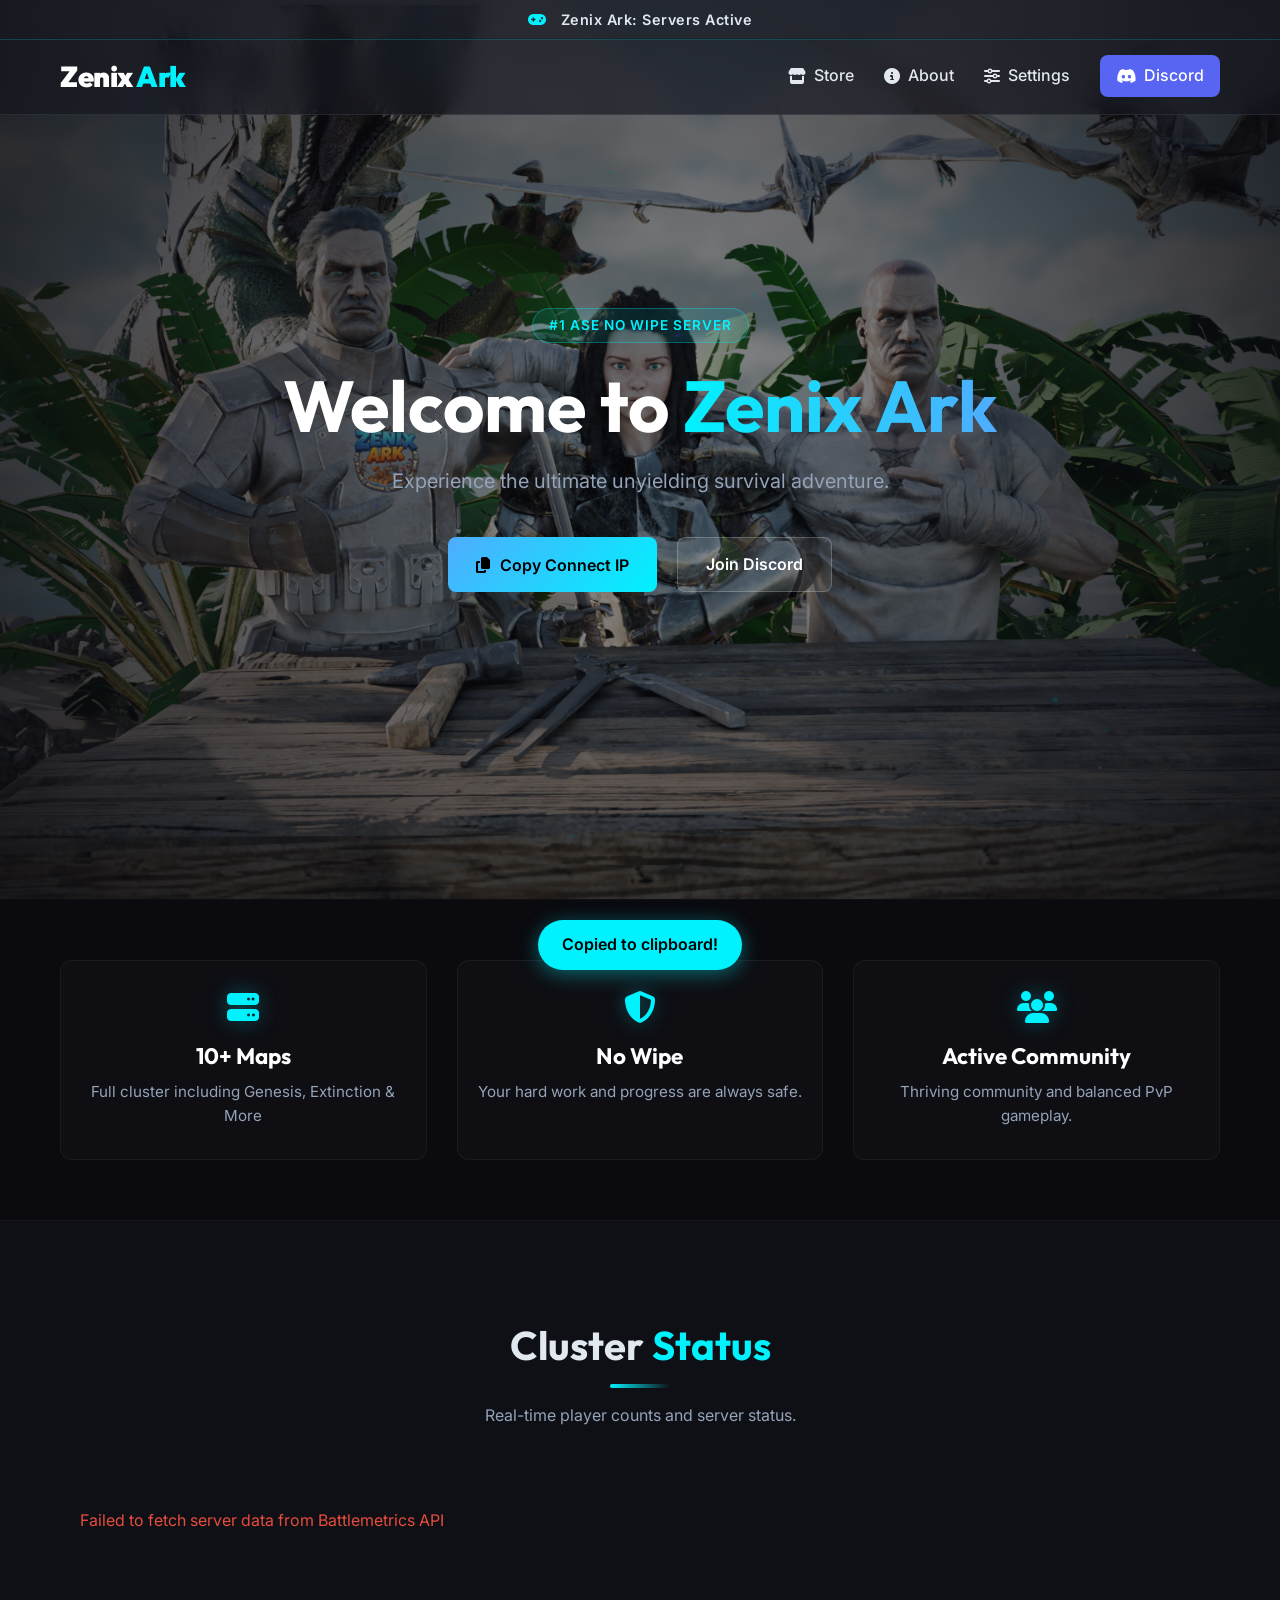
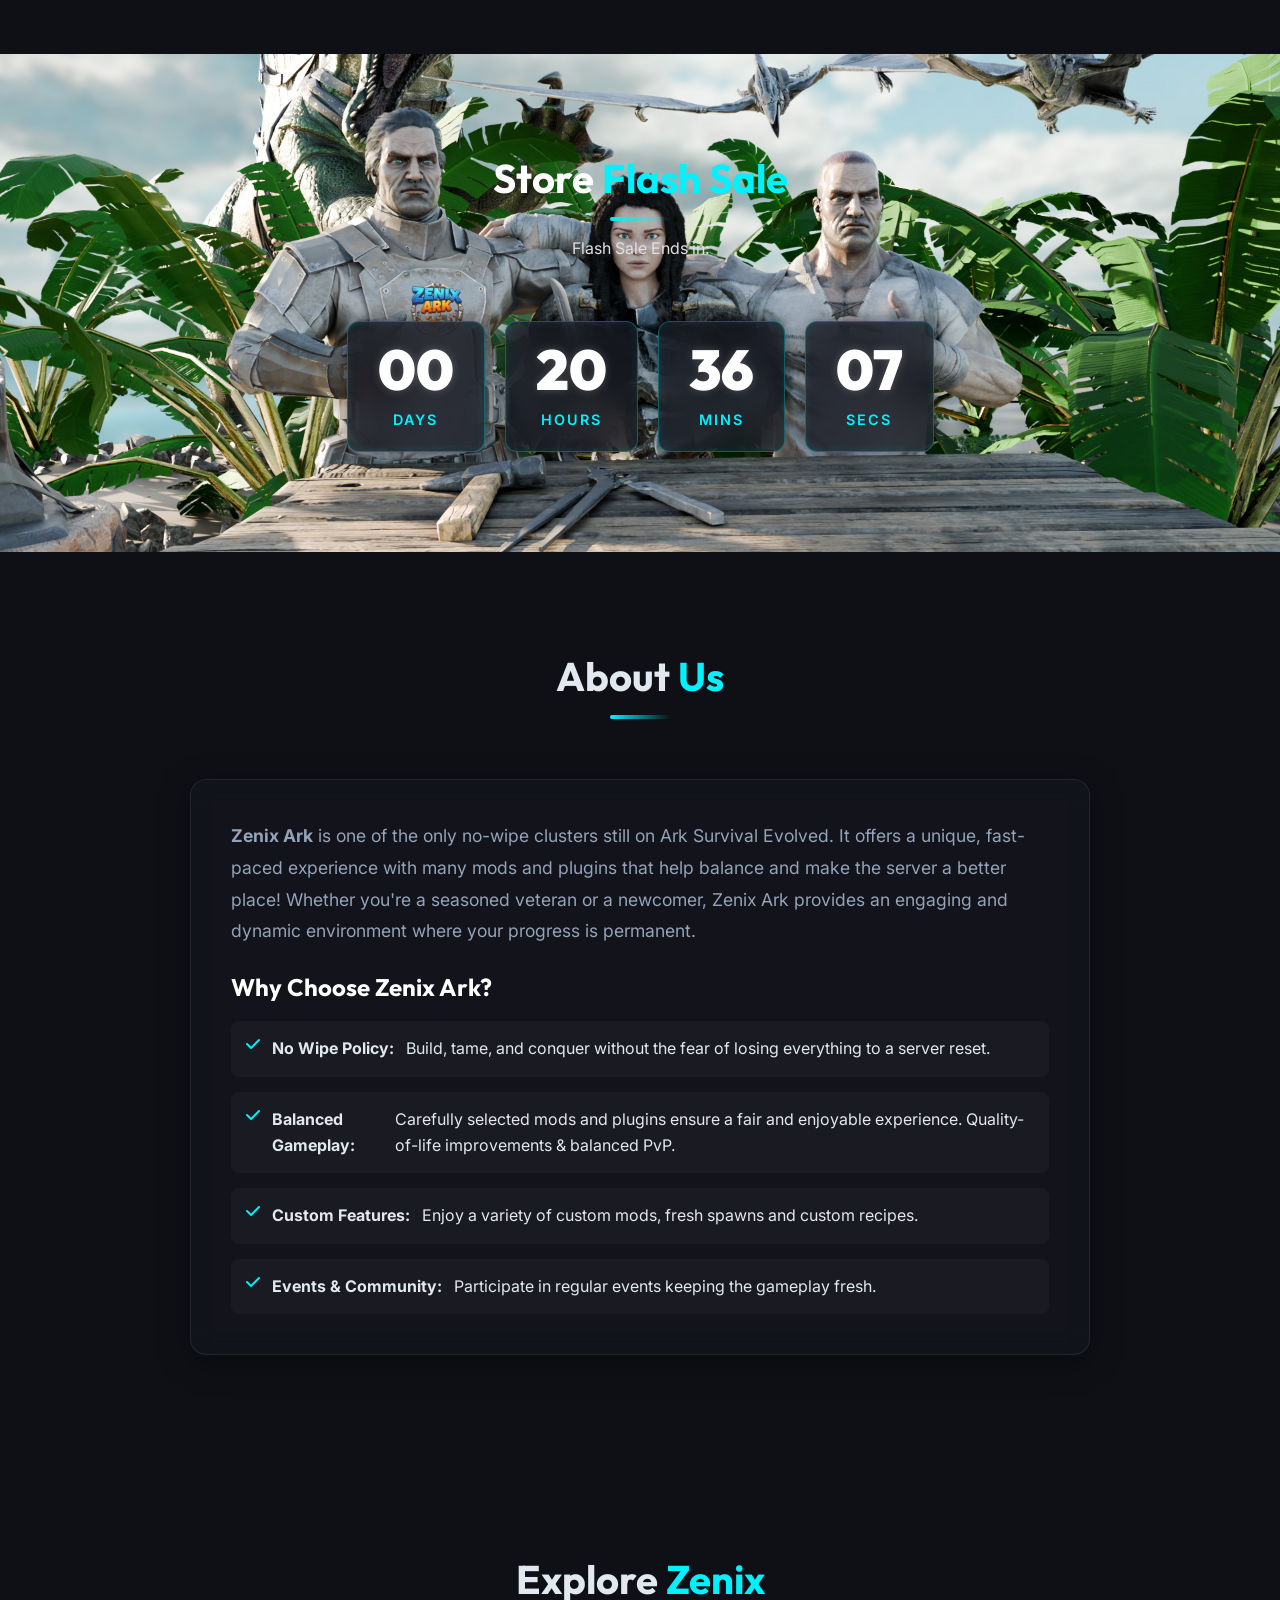
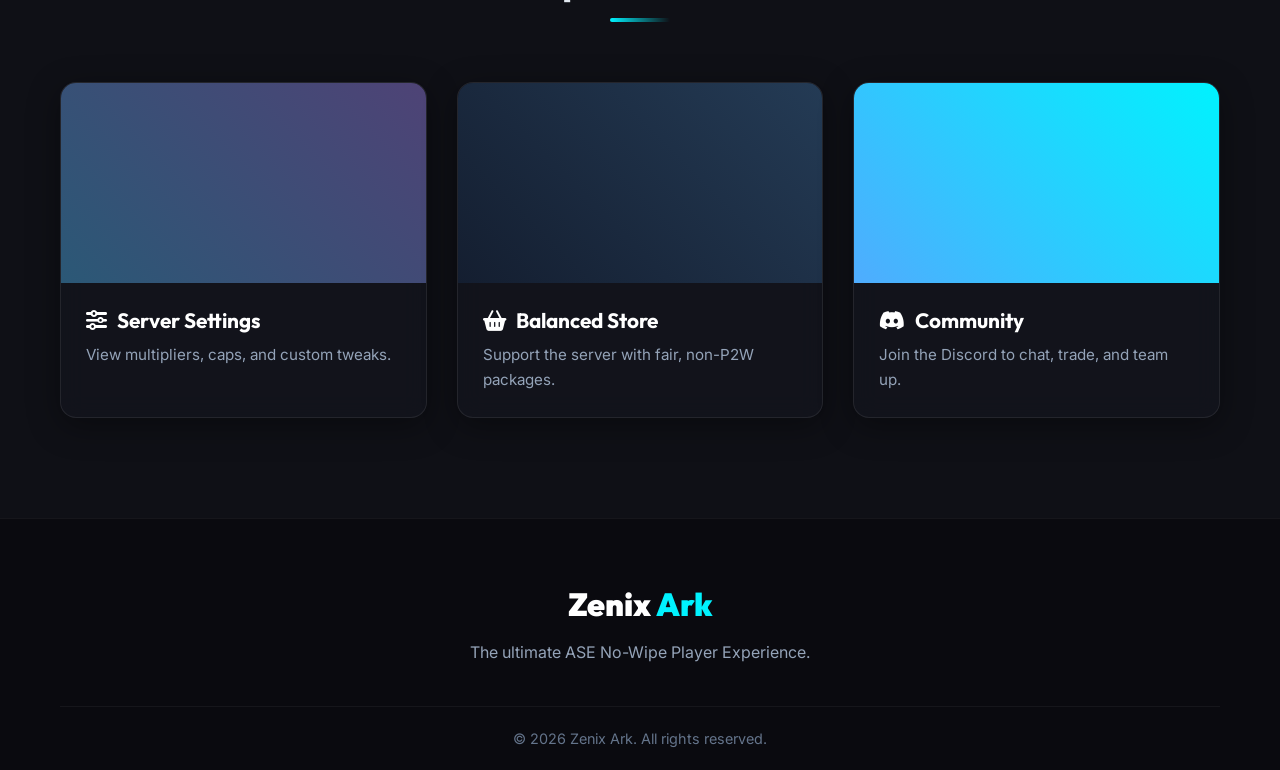
<file: index.html>
<!DOCTYPE html>
<html lang="en">

<head>
  <meta charset="UTF-8">
  <meta name="viewport" content="width=device-width, initial-scale=1">
  <title>Zenix Ark</title>

  <!-- Modern Google Fonts -->
  <link rel="preconnect" href="https://fonts.googleapis.com">
  <link rel="preconnect" href="https://fonts.gstatic.com" crossorigin>
  <link
    href="https://fonts.googleapis.com/css2?family=Inter:wght@300;400;600&family=Outfit:wght@400;700;900&display=swap"
    rel="stylesheet">

  <!-- Font Awesome for Icons -->
  <link rel="stylesheet" href="https://cdnjs.cloudflare.com/ajax/libs/font-awesome/6.4.0/css/all.min.css" />

  <link rel="stylesheet" href="css/style.css">
</head>

<body>

  <!-- Top Bar for Server Status -->
  <header class="top-bar glass-effect">
    <div class="player-info">
      <i class="fa-solid fa-gamepad pulsing-icon" style="color: #00f2fe; margin-right: 10px;"></i>
      <span id="player-count">Zenix Ark Servers: Fetching status...</span>
    </div>
  </header>

  <!-- Navigation -->
  <nav class="main-nav glass-effect">
    <div class="nav-container">
      <a href="#" class="logo">
        <span class="logo-text">Zenix <span class="accent">Ark</span></span>
      </a>
      <ul class="nav-links">
        <li><a href="http://tribal-ark.tebex.io/" target="_blank"><i class="fa-solid fa-store"></i> Store</a></li>
        <li><a href="#about"><i class="fa-solid fa-circle-info"></i> About</a></li>
        <li><a href="settings.html"><i class="fa-solid fa-sliders"></i> Settings</a></li>
        <li><a href="https://discord.gg/pTbw5xKcRB" target="_blank" class="discord-btn"><i
              class="fa-brands fa-discord"></i> Discord</a></li>
      </ul>
      <div class="hamburger">
        <div class="bar"></div>
        <div class="bar"></div>
        <div class="bar"></div>
      </div>
    </div>
  </nav>

  <!-- Hero Section -->
  <section id="home" class="hero">
    <canvas id="hero-particles"></canvas>
    <div class="hero-overlay"></div>
    <div class="hero-content fade-in-up">
      <div class="badge">#1 ASE No Wipe Server</div>
      <h1>Welcome to <span class="gradient-text">Zenix Ark</span></h1>
      <p class="subtitle">Experience the ultimate unyielding survival adventure.</p>

      <div class="hero-buttons">
        <button class="primary-btn glow-effect copy-ip-btn" data-ip="65.21.137.238">
          <i class="fa-solid fa-copy"></i>
          <span class="btn-text">Copy Connect IP</span>
        </button>
        <a href="https://discord.gg/pTbw5xKcRB" target="_blank" class="secondary-btn">
          Join Discord
        </a>
      </div>
    </div>
  </section>

  <!-- Highlights Section (Stats) -->
  <section class="highlights reveal">
    <div class="container container-grid">
      <div class="highlight-card floating">
        <i class="fa-solid fa-server fa-2x accent-icon"></i>
        <h3>10+ Maps</h3>
        <p>Full cluster including Genesis, Extinction & More</p>
      </div>
      <div class="highlight-card floating" style="animation-delay: 0.1s;">
        <i class="fa-solid fa-shield-halved fa-2x accent-icon"></i>
        <h3>No Wipe</h3>
        <p>Your hard work and progress are always safe.</p>
      </div>
      <div class="highlight-card floating" style="animation-delay: 0.2s;">
        <i class="fa-solid fa-users fa-2x accent-icon"></i>
        <h3>Active Community</h3>
        <p>Thriving community and balanced PvP gameplay.</p>
      </div>
    </div>
  </section>

  <!-- Live Server Grid -->
  <section id="servers" class="section reveal">
    <div class="container">
      <div class="section-heading">
        <h2>Cluster <span class="accent">Status</span></h2>
        <div class="heading-line"></div>
        <p style="color: var(--text-muted); margin-top: 15px;">Real-time player counts and server status.</p>
      </div>

      <div id="server-grid" class="server-grid">
        <!-- JS will populate these cards dynamically -->
        <div style="grid-column: 1/-1; text-align: center; padding: 40px; color: #a0a0a0;">
          <i class="fa-solid fa-circle-notch fa-spin fa-2x"></i>
          <p style="margin-top: 15px;">Loading Live Server Data...</p>
        </div>
      </div>
    </div>
  </section>

  <!-- Event Countdown Section -->
  <section id="events" class="section reveal"
    style="background: url('images/hero-bg.jpg') no-repeat center center/cover; position: relative;">
    <div class="hero-overlay"></div>
    <div class="container" style="position: relative; z-index: 10;">
      <div class="section-heading">
        <h2 style="color: #fff;">Store <span class="accent">Flash Sale</span></h2>
        <div class="heading-line"></div>
        <p style="color: #e0e0e0; margin-top: 15px;">Flash Sale Ends in:</p>
      </div>

      <div class="countdown-wrapper">
        <div class="countdown-box">
          <span id="cd-days">00</span>
          <p>Days</p>
        </div>
        <div class="countdown-box">
          <span id="cd-hours">00</span>
          <p>Hours</p>
        </div>
        <div class="countdown-box">
          <span id="cd-minutes">00</span>
          <p>Mins</p>
        </div>
        <div class="countdown-box">
          <span id="cd-seconds">00</span>
          <p>Secs</p>
        </div>
      </div>
    </div>
  </section>

  <!-- About Section -->
  <section id="about" class="section reveal">
    <div class="container">
      <div class="section-heading">
        <h2>About <span class="accent">Us</span></h2>
        <div class="heading-line"></div>
      </div>

      <div class="about-grid">
        <div class="about-text glass-card">
          <p>
            <strong>Zenix Ark</strong> is one of the only no-wipe clusters still on Ark Survival Evolved. It offers a
            unique, fast-paced experience with many mods and plugins that help balance and make the server a better
            place! Whether you're a seasoned veteran or a newcomer, Zenix Ark provides an engaging and dynamic
            environment where your progress is permanent.
          </p>
          <br>
          <h3>Why Choose Zenix Ark?</h3>
          <ul class="feature-list">
            <li><i class="fa-solid fa-check text-accent"></i> <strong>No Wipe Policy:</strong> Build, tame, and conquer
              without the fear of losing everything to a server reset.</li>
            <li><i class="fa-solid fa-check text-accent"></i> <strong>Balanced Gameplay:</strong> Carefully selected
              mods and plugins ensure a fair and enjoyable experience. Quality-of-life improvements & balanced PvP.</li>
            <li><i class="fa-solid fa-check text-accent"></i> <strong>Custom Features:</strong> Enjoy a variety of
              custom mods, fresh spawns and custom recipes.</li>
            <li><i class="fa-solid fa-check text-accent"></i> <strong>Events & Community:</strong> Participate in
              regular events keeping the gameplay fresh.</li>
          </ul>
        </div>
      </div>
    </div>
  </section>

  <!-- Server/Portfolio Section -->
  <section id="portfolio" class="section reveal">
    <div class="container">
      <div class="section-heading">
        <h2>Explore <span class="accent">Zenix</span></h2>
        <div class="heading-line"></div>
      </div>

      <div class="grid">
        <a href="settings.html" class="card card-link glass-card">
          <div class="card-image bg-1"></div>
          <div class="card-content">
            <h3><i class="fa-solid fa-sliders"></i> Server Settings</h3>
            <p>View multipliers, caps, and custom tweaks.</p>
          </div>
        </a>

        <a href="http://tribal-ark.tebex.io/" target="_blank" class="card card-link glass-card">
          <div class="card-image bg-2"></div>
          <div class="card-content">
            <h3><i class="fa-solid fa-basket-shopping"></i> Balanced Store</h3>
            <p>Support the server with fair, non-P2W packages.</p>
          </div>
        </a>

        <a href="https://discord.gg/pTbw5xKcRB" target="_blank" class="card card-link glass-card">
          <div class="card-image bg-3"></div>
          <div class="card-content">
            <h3><i class="fa-brands fa-discord"></i> Community</h3>
            <p>Join the Discord to chat, trade, and team up.</p>
          </div>
        </a>
      </div>
    </div>
  </section>

  <!-- Footer -->
  <footer class="footer">
    <div class="container">
      <div class="footer-content">
        <div class="footer-logo">Zenix <span class="accent">Ark</span></div>
        <p class="footer-desc">The ultimate ASE No-Wipe Player Experience.</p>
      </div>
      <div class="footer-bottom">
        <p>&copy; 2026 Zenix Ark. All rights reserved.</p>
      </div>
    </div>
  </footer>

  <!-- Scripts -->
  <!-- Toast Notification Container -->
  <div id="toast" class="toast-hidden">Copied to clipboard!</div>

  <script src="js/script.js"></script>

</body>

</html>
</file>
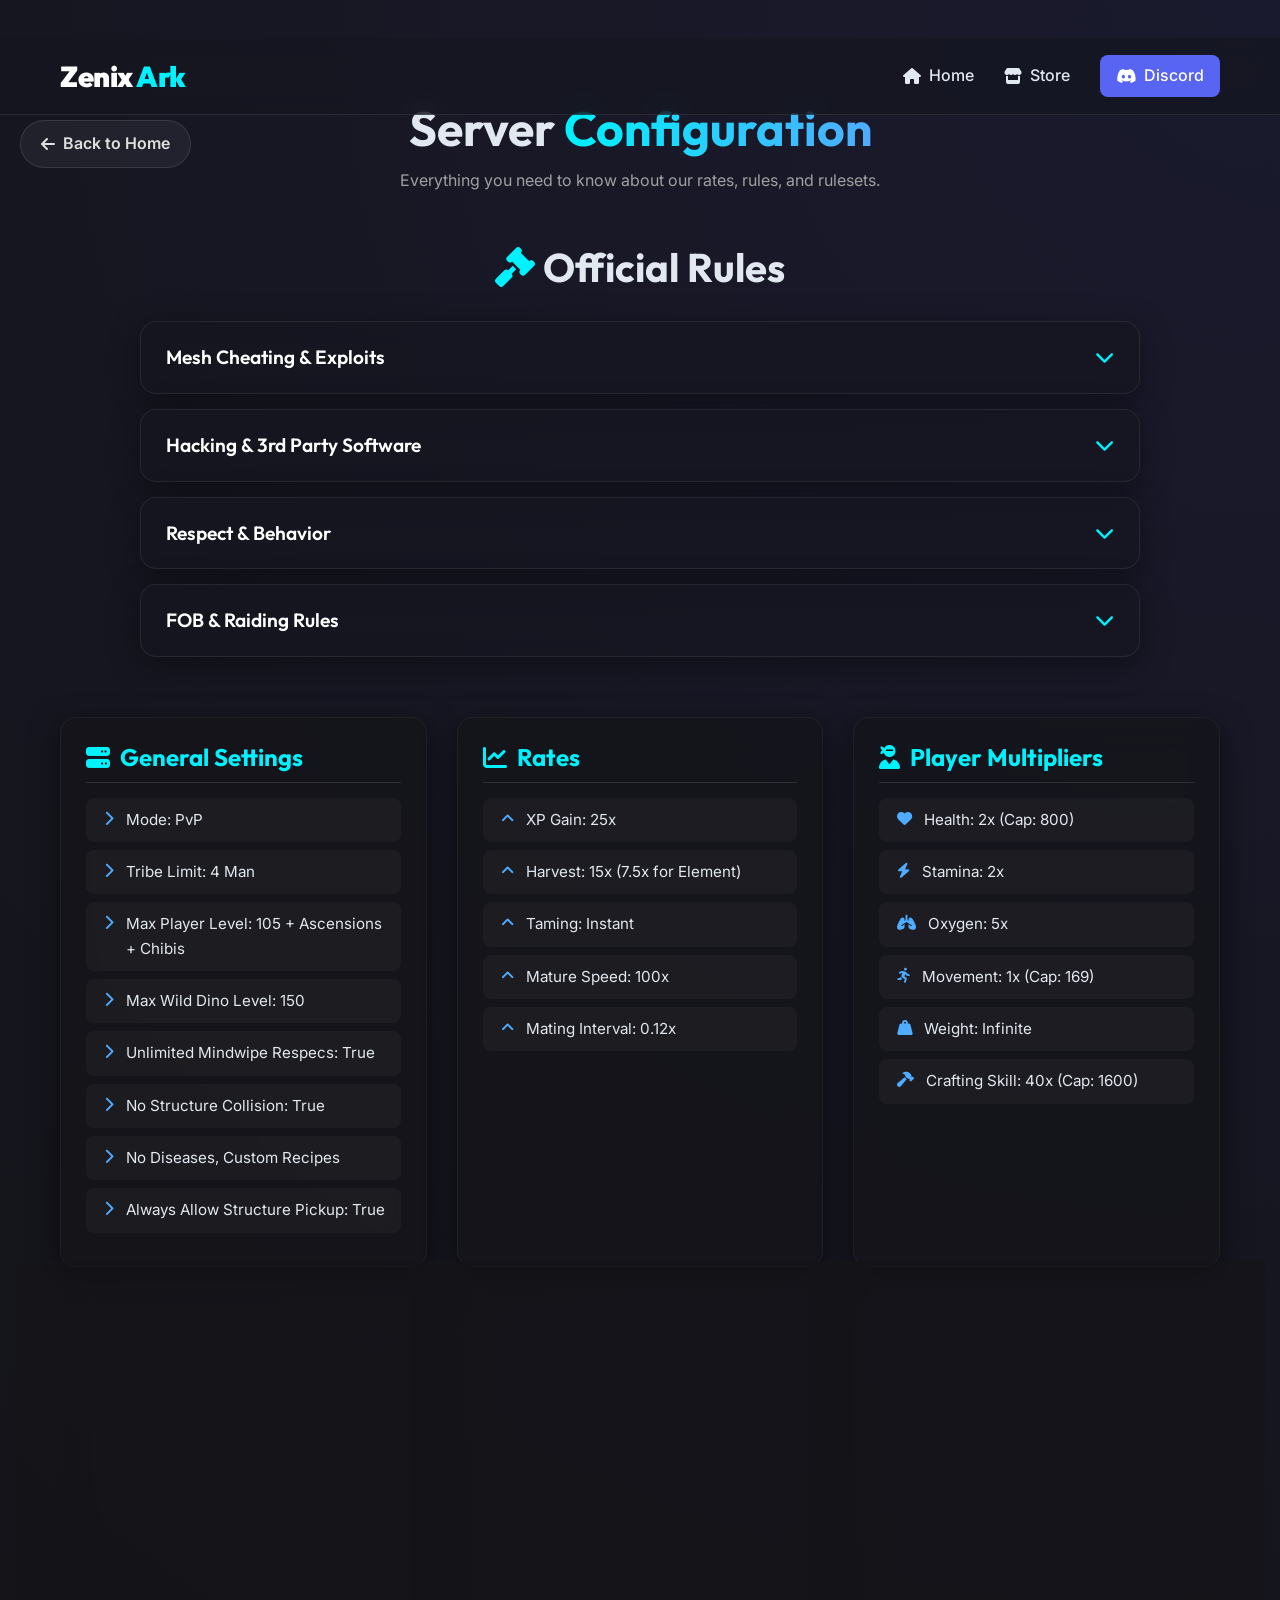
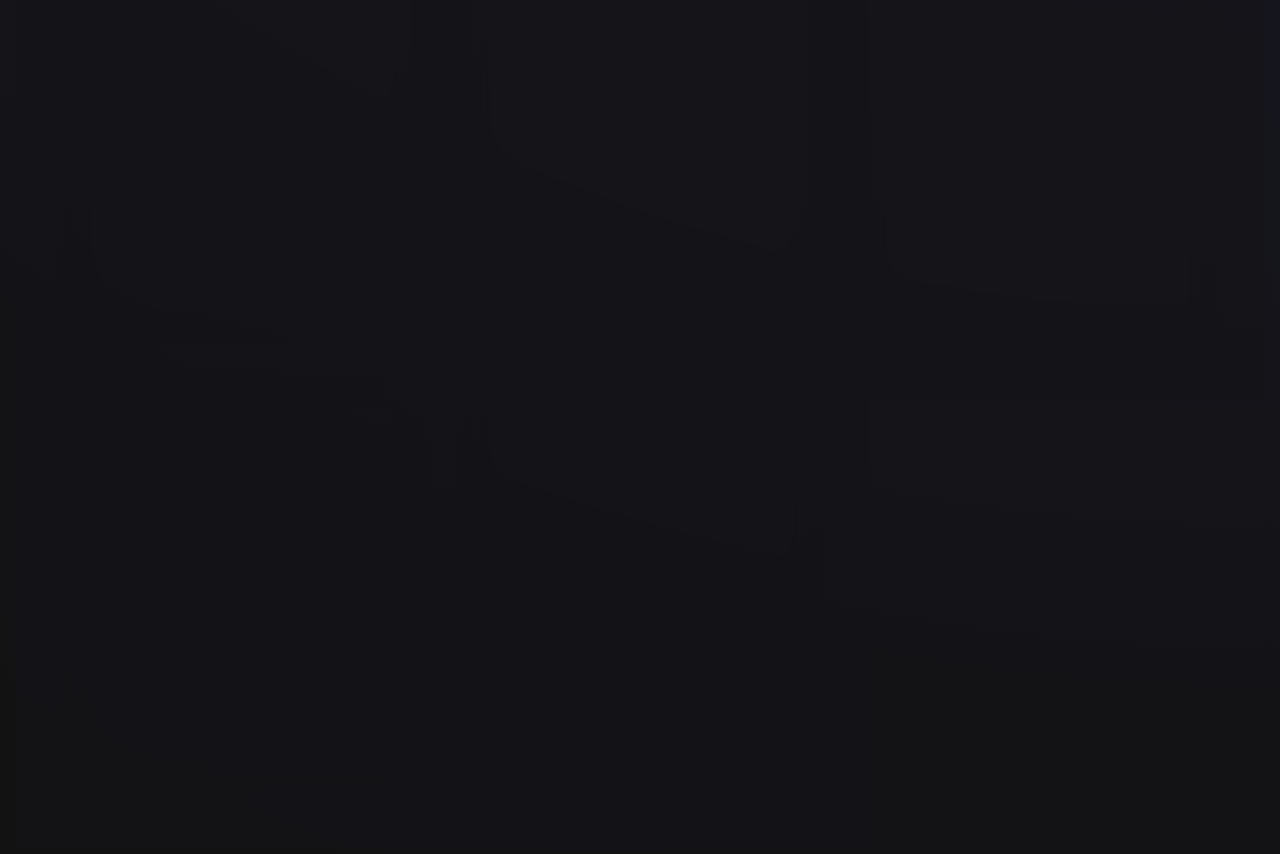
<file: settings.html>
<!DOCTYPE html>
<html lang="en">
<head>
  <meta charset="UTF-8">
  <meta name="viewport" content="width=device-width, initial-scale=1.0">
  <title>Zenix Ark Server Settings</title>
  
  <link rel="preconnect" href="https://fonts.googleapis.com">
  <link rel="preconnect" href="https://fonts.gstatic.com" crossorigin>
  <link href="https://fonts.googleapis.com/css2?family=Inter:wght@300;400;600&family=Outfit:wght@400;700;900&display=swap" rel="stylesheet">
  <link rel="stylesheet" href="https://cdnjs.cloudflare.com/ajax/libs/font-awesome/6.4.0/css/all.min.css" />
  
  <link rel="stylesheet" href="css/style.css">
  
  <style>
    /* Settings specific adjustments overlay */
    body {
      padding-top: 100px; /* Space for fixed nav */
      background: radial-gradient(circle at top right, #1a1a2e 0%, #121212 100%);
      min-height: 100vh;
    }
    
    .settings-container {
      max-width: 1200px;
      margin: 0 auto;
      padding: 0 20px 60px 20px;
    }
    
    .settings-header {
      text-align: center;
      margin-bottom: 50px;
      animation: fadeInDown 0.8s ease-out forwards;
    }
    
    .settings-header h1 {
      font-family: 'Outfit', sans-serif;
      font-size: 3rem;
      margin-bottom: 10px;
    }
    
    .settings-grid {
      display: grid;
      grid-template-columns: repeat(auto-fit, minmax(320px, 1fr));
      gap: 30px;
    }
    
    .setting-section {
      background: rgba(20, 20, 25, 0.7);
      backdrop-filter: blur(16px);
      -webkit-backdrop-filter: blur(16px);
      border: 1px solid rgba(255, 255, 255, 0.05);
      border-radius: 16px;
      padding: 25px;
      box-shadow: 0 10px 30px rgba(0, 0, 0, 0.5);
      transition: transform 0.3s ease, box-shadow 0.3s ease;
      animation: fadeInUp 0.5s ease-out forwards;
      opacity: 0;
      transform: translateY(20px);
    }
    
    .setting-section:hover {
      transform: translateY(-5px);
      border-color: rgba(0, 242, 254, 0.2);
      box-shadow: 0 15px 40px rgba(0, 242, 254, 0.1);
    }
    
    /* Staggering animations */
    .setting-section:nth-child(1) { animation-delay: 0.1s; }
    .setting-section:nth-child(2) { animation-delay: 0.2s; }
    .setting-section:nth-child(3) { animation-delay: 0.3s; }
    .setting-section:nth-child(4) { animation-delay: 0.4s; }
    .setting-section:nth-child(5) { animation-delay: 0.5s; }
    .setting-section:nth-child(6) { animation-delay: 0.6s; }
    .setting-section:nth-child(7) { animation-delay: 0.7s; }
    .setting-section:nth-child(8) { animation-delay: 0.8s; }

    .setting-section h2 {
      font-family: 'Outfit', sans-serif;
      font-size: 1.5rem;
      margin-bottom: 15px;
      padding-bottom: 10px;
      border-bottom: 1px solid rgba(255,255,255,0.1);
      color: #00f2fe;
      display: flex;
      align-items: center;
      gap: 10px;
    }
    
    .setting-list {
      list-style: none;
      padding: 0;
      margin: 0;
    }
    
    .setting-list li {
      padding: 10px 15px;
      margin-bottom: 8px;
      background: rgba(255, 255, 255, 0.03);
      border-radius: 8px;
      font-size: 0.95rem;
      display: flex;
      align-items: flex-start;
      border-left: 3px solid transparent;
      transition: all 0.2s ease;
    }
    
    .setting-list li:hover {
      background: rgba(255, 255, 255, 0.06);
      border-left: 3px solid #4facfe;
    }

    .list-icon {
      color: #4facfe;
      margin-right: 12px;
      margin-top: 3px;
    }

    /* Back Button */
    .back-nav {
      position: absolute;
      top: 120px;
      left: 20px;
      z-index: 10;
    }
    
    .back-btn {
      color: #e0e0e0;
      text-decoration: none;
      display: inline-flex;
      align-items: center;
      gap: 8px;
      font-weight: 600;
      background: rgba(255,255,255,0.05);
      padding: 10px 20px;
      border-radius: 50px;
      transition: all 0.3s ease;
      border: 1px solid rgba(255,255,255,0.1);
    }
    
    .back-btn:hover {
      background: rgba(255,255,255,0.1);
      color: #00f2fe;
      border-color: #00f2fe;
    }

    /* Simple Keyframe animations for this page */
    @keyframes fadeInUp {
      to { opacity: 1; transform: translateY(0); }
    }
    @keyframes fadeInDown {
      from { opacity: 0; transform: translateY(-30px); }
      to { opacity: 1; transform: translateY(0); }
    }
    
  </style>
</head>
<body>

  <!-- Navigation -->
  <nav class="main-nav glass-effect">
    <div class="nav-container">
      <a href="index.html" class="logo">
        <span class="logo-text">Zenix <span class="accent">Ark</span></span>
      </a>
      <ul class="nav-links">
        <li><a href="index.html"><i class="fa-solid fa-house"></i> Home</a></li>
        <li><a href="http://tribal-ark.tebex.io/" target="_blank"><i class="fa-solid fa-store"></i> Store</a></li>
        <li><a href="https://discord.gg/pTbw5xKcRB" target="_blank" class="discord-btn"><i class="fa-brands fa-discord"></i> Discord</a></li>
      </ul>
      <div class="hamburger">
        <div class="bar"></div>
        <div class="bar"></div>
        <div class="bar"></div>
      </div>
    </div>
  </nav>

  <div class="back-nav">
    <a href="index.html" class="back-btn"><i class="fa-solid fa-arrow-left"></i> Back to Home</a>
  </div>

  <div class="settings-container">
    <div class="settings-header">
      <h1>Server <span class="gradient-text">Configuration</span></h1>
      <p style="color: #a0a0a0;">Everything you need to know about our rates, rules, and rulesets.</p>
    </div>

    <!-- Official Rules Accordion -->
    <div class="rules-section reveal">
      <div class="section-heading" style="margin-bottom: 30px;">
        <h2><i class="fa-solid fa-gavel text-accent"></i> Official Rules</h2>
      </div>
      <div class="accordion">
        <details class="accordion-item glass-card">
          <summary>Mesh Cheating & Exploits</summary>
          <div class="accordion-content">
            <p>Using any exploit to get under the map, inside geometry, or access areas normally unplayable is strictly prohibited. This results in an immediate and permanent ban. Always build and fight transparently above ground.</p>
          </div>
        </details>
        
        <details class="accordion-item glass-card">
          <summary>Hacking & 3rd Party Software</summary>
          <div class="accordion-content">
            <p>Aimbots, ESP, memory editors, macros for rapid fire, or any other unauthorized 3rd party tools that give an unfair advantage are forbidden. We actively monitor all players and ban immediately.</p>
          </div>
        </details>
        
        <details class="accordion-item glass-card">
          <summary>Respect & Behavior</summary>
          <div class="accordion-content">
            <p>While this is a PvP server and trash talk is part of the game, strictly no slurs, racism, doxing, or real-life threats will be tolerated. Keep the battles ingame.</p>
          </div>
        </details>

        <details class="accordion-item glass-card">
          <summary>FOB & Raiding Rules</summary>
          <div class="accordion-content">
            <p>You may FOB to grief, but you must completely clean up your FOB structure once the raid/defense is concluded. Do not leave spam unnecessarily across the map.</p>
          </div>
        </details>
      </div>
    </div>

    <!-- Configuration Grid -->
    <div class="settings-grid" style="margin-top: 60px;">
      
      <!-- Section 1 -->
      <div class="setting-section">
        <h2><i class="fa-solid fa-server"></i> General Settings</h2>
        <ul class="setting-list">
          <li><i class="fa-solid fa-chevron-right list-icon"></i> Mode: PvP</li>
          <li><i class="fa-solid fa-chevron-right list-icon"></i> Tribe Limit: 4 Man</li>
          <li><i class="fa-solid fa-chevron-right list-icon"></i> Max Player Level: 105 + Ascensions + Chibis</li>
          <li><i class="fa-solid fa-chevron-right list-icon"></i> Max Wild Dino Level: 150</li>
          <li><i class="fa-solid fa-chevron-right list-icon"></i> Unlimited Mindwipe Respecs: True</li>
          <li><i class="fa-solid fa-chevron-right list-icon"></i> No Structure Collision: True</li>
          <li><i class="fa-solid fa-chevron-right list-icon"></i> No Diseases, Custom Recipes</li>
          <li><i class="fa-solid fa-chevron-right list-icon"></i> Always Allow Structure Pickup: True</li>
        </ul>
      </div>

      <!-- Section 2 -->
      <div class="setting-section">
        <h2><i class="fa-solid fa-chart-line"></i> Rates</h2>
        <ul class="setting-list">
          <li><i class="fa-solid fa-angle-up list-icon"></i> XP Gain: 25x</li>
          <li><i class="fa-solid fa-angle-up list-icon"></i> Harvest: 15x (7.5x for Element)</li>
          <li><i class="fa-solid fa-angle-up list-icon"></i> Taming: Instant</li>
          <li><i class="fa-solid fa-angle-up list-icon"></i> Mature Speed: 100x</li>
          <li><i class="fa-solid fa-angle-up list-icon"></i> Mating Interval: 0.12x</li>
        </ul>
      </div>

      <!-- Section 8 -->
      <div class="setting-section">
        <h2><i class="fa-solid fa-user-ninja"></i> Player Multipliers</h2>
        <ul class="setting-list">
          <li><i class="fa-solid fa-heart list-icon"></i> Health: 2x (Cap: 800)</li>
          <li><i class="fa-solid fa-bolt list-icon"></i> Stamina: 2x</li>
          <li><i class="fa-solid fa-lungs list-icon"></i> Oxygen: 5x</li>
          <li><i class="fa-solid fa-person-running list-icon"></i> Movement: 1x (Cap: 169)</li>
          <li><i class="fa-solid fa-weight-hanging list-icon"></i> Weight: Infinite</li>
          <li><i class="fa-solid fa-hammer list-icon"></i> Crafting Skill: 40x (Cap: 1600)</li>
        </ul>
      </div>

      <!-- Section 5 -->
      <div class="setting-section">
        <h2><i class="fa-solid fa-wand-magic-sparkles"></i> Custom Recipes</h2>
        <ul class="setting-list">
          <li><i class="fa-solid fa-flask list-icon"></i> Mindwipe: 250 Narcotic & 250 Mejoberry</li>
          <li><i class="fa-solid fa-bone list-icon"></i> Kibbles: Berries & Thatch</li>
          <li><i class="fa-solid fa-cake-candles list-icon"></i> Veggie Cake: 50 Stimulant & 500 Fiber</li>
          <li><i class="fa-solid fa-arrow-up list-icon"></i> Tranq Arrow: Stone Arrow & 5 Narcoberry</li>
          <li><i class="fa-solid fa-anchor list-icon"></i> Grapple: 9 Metal Ingots</li>
          <li><i class="fa-solid fa-box-archive list-icon"></i> Empty Cryopod: 15 Fiber, 2 Ingot, 5 Hide</li>
          <li><i class="fa-solid fa-shirt list-icon"></i> Tek Suit: 3x Element</li>
          <li><i class="fa-solid fa-plus list-icon"></i> And many more configured for PvP balance!</li>
        </ul>
      </div>

      <!-- Section 3 -->
      <div class="setting-section">
        <h2><i class="fa-solid fa-dragon"></i> Dino Tweaks</h2>
        <ul class="setting-list">
          <li><i class="fa-solid fa-paw list-icon"></i> Velonsaur: 2x Damage</li>
          <li><i class="fa-solid fa-paw list-icon"></i> Wooly Rhino: 2x Damage</li>
          <li><i class="fa-solid fa-paw list-icon"></i> Spinosaurus: 2x Damage & 2x Res</li>
          <li><i class="fa-solid fa-paw list-icon"></i> Ice Wyvern: 2x Damage</li>
          <li><i class="fa-solid fa-paw list-icon"></i> Tapejara: 2x Health</li>
          <li><i class="fa-solid fa-paw list-icon"></i> Maewing: 0.2x Health (-80% Nerf)</li>
          <li><i class="fa-solid fa-weight-hanging list-icon"></i> All Dinos Weight: Infinite</li>
          <li><i class="fa-solid fa-bolt list-icon"></i> All Dinos Stamina: 4x</li>
        </ul>
      </div>

      <!-- Section 4 -->
      <div class="setting-section">
        <h2><i class="fa-solid fa-ban"></i> Disabled Taming</h2>
        <ul class="setting-list">
          <li><i class="fa-solid fa-xmark list-icon"></i> Ovis</li>
          <li><i class="fa-solid fa-xmark list-icon"></i> Astrodelphis</li>
          <li><i class="fa-solid fa-xmark list-icon"></i> Noglin</li>
          <li><i class="fa-solid fa-xmark list-icon"></i> Iguanodon</li>
          <li><i class="fa-solid fa-xmark list-icon"></i> Enforcer</li>
          <li><i class="fa-solid fa-xmark list-icon"></i> Stryder</li>
          <li><i class="fa-solid fa-xmark list-icon"></i> Fjordhawk</li>
        </ul>
      </div>

      <!-- Section 6 -->
      <div class="setting-section">
        <h2><i class="fa-solid fa-parachute-box"></i> Drop Quality</h2>
        <ul class="setting-list">
          <li><i class="fa-solid fa-caret-right list-icon"></i> White: Basic Starter Kit</li>
          <li><i class="fa-solid fa-caret-right list-icon" style="color:#2ecc71"></i> Green: Tranqs & Consumables</li>
          <li><i class="fa-solid fa-caret-right list-icon" style="color:#3498db"></i> Blue: Saddles</li>
          <li><i class="fa-solid fa-caret-right list-icon" style="color:#9b59b6"></i> Purple: PvP Kit</li>
          <li><i class="fa-solid fa-caret-right list-icon" style="color:#e74c3c"></i> Red: Armour</li>
        </ul>
      </div>

      <!-- Section 7 -->
      <div class="setting-section">
        <h2><i class="fa-solid fa-terminal"></i> In-Game Commands</h2>
        <ul class="setting-list">
          <li><i class="fa-solid fa-code list-icon"></i> /shop or F2: Open Shop</li>
          <li><i class="fa-solid fa-code list-icon"></i> /GiveEngrams: Unlock All</li>
          <li><i class="fa-solid fa-code list-icon"></i> /points: Show Points balance</li>
          <li><i class="fa-solid fa-code list-icon"></i> /suicide: Instant Death</li>
          <li><i class="fa-solid fa-code list-icon"></i> /setorp: Place ORP</li>
          <li><i class="fa-solid fa-code list-icon"></i> /turrets on/off: Toggle turrets state</li>
        </ul>
      </div>

    </div>
  </div>

  <script src="js/script.js"></script>
</body>
</html>
</file>
<file: css/style.css>
/* =========================================
   Zenix Ark - Master Stylesheet
   ========================================= */

/* --- CSS Variables --- */
:root {
  --bg-dark: #0f1016;
  --bg-darker: #0a0a0f;
  --text-main: #e2e8f0;
  --text-muted: #94a3b8;
  --accent-cyan: #00f2fe;
  --accent-blue: #4facfe;
  --accent-purple: #7f00ff;
  --accent-pink: #e100ff;
  
  --glass-bg: rgba(20, 22, 31, 0.65);
  --glass-border: rgba(255, 255, 255, 0.08);
  --glass-shadow: 0 8px 32px 0 rgba(0, 0, 0, 0.37);
  
  --font-heading: 'Outfit', sans-serif;
  --font-body: 'Inter', sans-serif;
}

/* --- Basic Reset --- */
* {
  margin: 0;
  padding: 0;
  box-sizing: border-box;
}

html {
  scroll-behavior: smooth;
}

body {
  background-color: var(--bg-dark);
  color: var(--text-main);
  font-family: var(--font-body);
  line-height: 1.6;
  overflow-x: hidden;
}

/* --- Typography --- */
h1, h2, h3, h4, h5, h6 {
  font-family: var(--font-heading);
  font-weight: 700;
  line-height: 1.2;
}

.gradient-text {
  background: linear-gradient(to right, var(--accent-cyan), var(--accent-blue));
  -webkit-background-clip: text;
  background-clip: text;
  -webkit-text-fill-color: transparent;
  display: inline-block;
}

.accent {
  color: var(--accent-cyan);
}

.text-accent {
  color: var(--accent-cyan);
}

/* --- Utilities --- */
.container {
  max-width: 1200px;
  margin: 0 auto;
  padding: 0 20px;
}

.glass-effect {
  background: var(--glass-bg);
  backdrop-filter: blur(12px);
  -webkit-backdrop-filter: blur(12px);
  border-bottom: 1px solid var(--glass-border);
}

.glass-card {
  background: var(--glass-bg);
  backdrop-filter: blur(12px);
  -webkit-backdrop-filter: blur(12px);
  border: 1px solid var(--glass-border);
  border-radius: 16px;
  box-shadow: var(--glass-shadow);
}

/* --- Top Bar (Player Count) --- */
.top-bar {
  position: fixed;
  top: 0;
  left: 0;
  width: 100%;
  z-index: 1000;
  padding: 8px 0;
  text-align: center;
  font-size: 0.9rem;
  font-weight: 600;
  letter-spacing: 0.5px;
  border-bottom: 1px solid rgba(0, 242, 254, 0.2);
}

.pulsing-icon {
  animation: pulse 2s infinite;
}

@keyframes pulse {
  0% { opacity: 0.6; transform: scale(0.95); }
  50% { opacity: 1; transform: scale(1.1); }
  100% { opacity: 0.6; transform: scale(0.95); }
}

/* --- Navigation --- */
.main-nav {
  position: fixed;
  top: 38px; /* Below top bar */
  left: 0;
  width: 100%;
  z-index: 999;
  padding: 15px 0;
  transition: all 0.3s ease;
}

.nav-container {
  max-width: 1200px;
  margin: 0 auto;
  padding: 0 20px;
  display: flex;
  justify-content: space-between;
  align-items: center;
}

.logo-text {
  font-family: var(--font-heading);
  font-size: 1.8rem;
  font-weight: 900;
  color: #fff;
  text-decoration: none;
  letter-spacing: -0.5px;
}

.logo {
  text-decoration: none;
}

.nav-links {
  list-style: none;
  display: flex;
  align-items: center;
  gap: 30px;
}

.nav-links a {
  text-decoration: none;
  color: var(--text-main);
  font-weight: 500;
  font-size: 1rem;
  transition: color 0.3s ease;
  display: flex;
  align-items: center;
  gap: 8px;
}

.nav-links a:hover {
  color: var(--accent-cyan);
}

.discord-btn {
  background: #5865F2; /* Discord color */
  padding: 8px 16px;
  border-radius: 8px;
  color: #fff !important;
  font-weight: 600;
  transition: background 0.3s ease, transform 0.2s ease !important;
}

.discord-btn:hover {
  background: #4752C4;
  transform: translateY(-2px);
}

.hamburger {
  display: none;
  cursor: pointer;
  flex-direction: column;
  gap: 5px;
}

.hamburger .bar {
  width: 25px;
  height: 3px;
  background-color: #fff;
  border-radius: 3px;
  transition: all 0.3s ease;
}

/* --- Hero Section --- */
.hero {
  height: 100vh;
  position: relative;
  display: flex;
  align-items: center;
  justify-content: center;
  text-align: center;
  padding: 0 20px;
  background: url('../images/hero-bg.jpg') no-repeat center center/cover;
  /* Fallback radial gradient if image missing */
  background-color: #111; 
}

.hero::before {
  content: '';
  position: absolute;
  top:0; left:0; width: 100%; height: 100%;
  background: radial-gradient(circle at center, rgba(15,16,22,0.4) 0%, rgba(10,10,15,0.9) 100%);
  z-index: 2;
}

#hero-particles {
  position: absolute;
  top: 0; left: 0;
  width: 100%; height: 100%;
  z-index: 1;
}

.hero-overlay {
  z-index: 3;
}

.hero-content {
  position: relative;
  z-index: 10;
  max-width: 800px;
}

.badge {
  display: inline-block;
  padding: 6px 16px;
  background: rgba(0, 242, 254, 0.1);
  border: 1px solid rgba(0, 242, 254, 0.3);
  border-radius: 50px;
  font-size: 0.85rem;
  font-weight: 600;
  color: var(--accent-cyan);
  text-transform: uppercase;
  letter-spacing: 1px;
  margin-bottom: 20px;
}

.hero h1 {
  font-size: 4.5rem;
  margin-bottom: 15px;
  color: #fff;
}

.hero .subtitle {
  font-size: 1.25rem;
  color: var(--text-muted);
  margin-bottom: 40px;
}

.hero-buttons {
  display: flex;
  gap: 20px;
  justify-content: center;
  flex-wrap: wrap;
}

/* --- Buttons --- */
button, .primary-btn, .secondary-btn {
  font-family: var(--font-body);
  font-size: 1rem;
  font-weight: 600;
  padding: 14px 28px;
  border-radius: 8px;
  cursor: pointer;
  display: inline-flex;
  align-items: center;
  justify-content: center;
  gap: 10px;
  transition: all 0.3s ease;
  text-decoration: none;
  border: none;
}

.primary-btn {
  background: linear-gradient(135deg, var(--accent-blue), var(--accent-cyan));
  color: #000;
}

.glow-effect:hover {
  box-shadow: 0 0 20px rgba(0, 242, 254, 0.5);
  transform: translateY(-2px);
}

.secondary-btn {
  background: rgba(255, 255, 255, 0.1);
  color: #fff;
  border: 1px solid rgba(255, 255, 255, 0.2);
}

.secondary-btn:hover {
  background: rgba(255, 255, 255, 0.2);
  transform: translateY(-2px);
}

/* --- Sections --- */
.section {
  padding: 100px 0;
  position: relative;
}

.section-heading {
  text-align: center;
  margin-bottom: 60px;
}

.section-heading h2 {
  font-size: 2.5rem;
  margin-bottom: 15px;
}

.heading-line {
  height: 4px;
  width: 60px;
  background: linear-gradient(90deg, var(--accent-cyan), transparent);
  margin: 0 auto;
  border-radius: 2px;
}

/* --- Highlights Section (Stats) --- */
.highlights {
  padding: 60px 0;
  background: var(--bg-darker);
  border-top: 1px solid rgba(255,255,255,0.05);
  border-bottom: 1px solid rgba(255,255,255,0.05);
  margin-top: -1px; /* seamless */
}

.container-grid {
  display: grid;
  grid-template-columns: repeat(auto-fit, minmax(280px, 1fr));
  gap: 30px;
}

.highlight-card {
  background: rgba(255, 255, 255, 0.02);
  padding: 30px 20px;
  border-radius: 12px;
  text-align: center;
  border: 1px solid rgba(255, 255, 255, 0.05);
  transition: transform 0.3s ease;
}

.highlight-card:hover {
  transform: translateY(-5px);
  background: rgba(255, 255, 255, 0.04);
}

.accent-icon {
  color: var(--accent-cyan);
  margin-bottom: 20px;
  filter: drop-shadow(0 0 10px rgba(0, 242, 254, 0.3));
}

.highlight-card h3 {
  font-size: 1.4rem;
  margin-bottom: 10px;
  color: #fff;
}

.highlight-card p {
  color: var(--text-muted);
  font-size: 0.95rem;
}

/* --- About Section --- */
.about-grid {
  max-width: 900px;
  margin: 0 auto;
}

.about-text {
  padding: 40px;
}

.about-text p {
  font-size: 1.1rem;
  color: var(--text-muted);
  line-height: 1.8;
}

.about-text h3 {
  font-size: 1.5rem;
  margin-bottom: 20px;
  color: #fff;
}

.feature-list {
  list-style: none;
  display: grid;
  grid-template-columns: 1fr;
  gap: 15px;
}

.feature-list li {
  background: rgba(255, 255, 255, 0.03);
  padding: 15px;
  border-radius: 8px;
  display: flex;
  align-items: flex-start;
  gap: 12px;
}

/* --- Portfolio/Grid Cards --- */
.grid {
  display: grid;
  grid-template-columns: repeat(auto-fit, minmax(300px, 1fr));
  gap: 30px;
}

.card-link {
  text-decoration: none;
  color: inherit;
  display: block;
  overflow: hidden;
  transition: transform 0.3s ease, box-shadow 0.3s ease;
}

.card-link:hover {
  transform: translateY(-10px);
  box-shadow: 0 15px 40px rgba(0, 242, 254, 0.15);
  border-color: rgba(0, 242, 254, 0.3);
}

.card-image {
  height: 200px;
  background-size: cover;
  background-position: center;
  position: relative;
}

/* Placeholder gradients if images are missing */
.bg-1 { background: linear-gradient(45deg, #2b5876 0%, #4e4376 100%); }
.bg-2 { background: linear-gradient(45deg, #141e30 0%, #243b55 100%); }
.bg-3 { background: linear-gradient(45deg, #4facfe 0%, #00f2fe 100%); }

.card-content {
  padding: 25px;
}

.card-content h3 {
  font-size: 1.3rem;
  margin-bottom: 10px;
  color: #fff;
  display: flex;
  align-items: center;
  gap: 10px;
}

.card-content p {
  color: var(--text-muted);
  font-size: 0.95rem;
}

/* --- Footer --- */
.footer {
  background: var(--bg-darker);
  border-top: 1px solid rgba(255,255,255,0.05);
  padding: 60px 0 20px;
}

.footer-content {
  text-align: center;
  margin-bottom: 40px;
}

.footer-logo {
  font-family: var(--font-heading);
  font-size: 2rem;
  font-weight: 900;
  color: #fff;
  margin-bottom: 10px;
}

.footer-desc {
  color: var(--text-muted);
}

.footer-bottom {
  text-align: center;
  padding-top: 20px;
  border-top: 1px solid rgba(255,255,255,0.05);
  color: #64748b;
  font-size: 0.9rem;
}

/* --- Utilities & Animations --- */
.reveal {
  opacity: 0;
  transform: translateY(30px);
  transition: all 0.8s ease;
}

.reveal.active {
  opacity: 1;
  transform: translateY(0);
}

.fade-in-up {
  animation: fadeInUp 1s ease-out forwards;
}

@keyframes fadeInUp {
  from { opacity: 0; transform: translateY(20px); }
  to { opacity: 1; transform: translateY(0); }
}

/* Toast Notification (Copy IP) */
#toast {
  position: fixed;
  bottom: 30px;
  left: 50%;
  transform: translateX(-50%) translateY(100px);
  background: var(--accent-cyan);
  color: #000;
  padding: 12px 24px;
  border-radius: 50px;
  font-weight: 600;
  box-shadow: 0 4px 20px rgba(0, 242, 254, 0.4);
  z-index: 10000;
  transition: transform 0.4s cubic-bezier(0.175, 0.885, 0.32, 1.275);
}

#toast.show {
  transform: translateX(-50%) translateY(0);
}

/* --- Responsive --- */
@media (max-width: 900px) {
  .hero h1 { font-size: 3rem; }
  .nav-links {
    position: fixed;
    top: 70px;
    right: -100%;
    flex-direction: column;
    background: var(--glass-bg);
    backdrop-filter: blur(20px);
    -webkit-backdrop-filter: blur(20px);
    width: 250px;
    height: 100vh;
    padding-top: 40px;
    transition: 0.3s ease-in-out;
    border-left: 1px solid var(--glass-border);
  }
  .nav-links.nav-active {
    right: 0;
  }
  .hamburger {
    display: flex;
  }
}

/* --- New Components CSS --- */

/* Server Grid */
.server-grid {
  display: grid;
  grid-template-columns: repeat(auto-fit, minmax(260px, 1fr));
  gap: 20px;
}

.map-card {
  background: rgba(20, 22, 31, 0.7);
  backdrop-filter: blur(12px);
  -webkit-backdrop-filter: blur(12px);
  border: 1px solid rgba(255, 255, 255, 0.08);
  border-radius: 12px;
  padding: 20px;
  box-shadow: 0 4px 15px rgba(0,0,0,0.2);
  transition: transform 0.3s ease, border-color 0.3s ease;
  display: flex;
  flex-direction: column;
}

.map-card:hover {
  transform: translateY(-5px);
  border-color: rgba(0, 242, 254, 0.4);
}

.map-header {
  display: flex;
  justify-content: space-between;
  align-items: center;
  margin-bottom: 15px;
  border-bottom: 1px solid rgba(255,255,255,0.05);
  padding-bottom: 10px;
}

.map-name {
  font-family: var(--font-heading);
  font-size: 1.15rem;
  color: #fff;
  font-weight: 700;
  display: flex;
  align-items: center;
  gap: 8px;
}

.live-badge {
  display: flex;
  align-items: center;
  gap: 5px;
  font-size: 0.8rem;
  font-weight: 600;
  background: rgba(46, 204, 113, 0.1);
  color: #2ecc71;
  padding: 4px 10px;
  border-radius: 50px;
}

.live-dot {
  width: 8px;
  height: 8px;
  background: #2ecc71;
  border-radius: 50%;
  animation: mapPulse 1.5s infinite alternate;
}

@keyframes mapPulse {
  from { opacity: 0.5; transform: scale(0.9); }
  to { opacity: 1; transform: scale(1.2); box-shadow: 0 0 8px #2ecc71; }
}

.map-ip {
  color: var(--text-muted);
  font-size: 0.85rem;
  font-family: monospace;
  background: rgba(0,0,0,0.3);
  padding: 5px 10px;
  border-radius: 4px;
  margin-bottom: 15px;
  display: inline-block;
}

.map-join-btn {
  margin-top: auto;
  background: rgba(0, 242, 254, 0.1);
  color: var(--accent-cyan);
  border: 1px solid rgba(0, 242, 254, 0.3);
  padding: 10px;
  text-align: center;
  border-radius: 6px;
  font-weight: 600;
  cursor: pointer;
  transition: all 0.2s ease;
  display: flex;
  align-items: center;
  justify-content: center;
  gap: 8px;
}

.map-join-btn:hover {
  background: var(--accent-cyan);
  color: #000;
  transform: translateY(-2px);
}

/* Countdown */
.countdown-wrapper {
  display: flex;
  justify-content: center;
  gap: 20px;
  flex-wrap: wrap;
}

.countdown-box {
  background: rgba(20, 22, 31, 0.8);
  backdrop-filter: blur(16px);
  -webkit-backdrop-filter: blur(16px);
  border: 1px solid rgba(0, 242, 254, 0.3);
  border-radius: 12px;
  padding: 20px 30px;
  text-align: center;
  box-shadow: 0 0 20px rgba(0,0,0,0.5), inset 0 0 10px rgba(0, 242, 254, 0.1);
  min-width: 120px;
}

.countdown-box span {
  font-family: var(--font-heading);
  font-size: 3.5rem;
  font-weight: 900;
  color: #fff;
  line-height: 1;
  text-shadow: 0 0 10px rgba(255,255,255,0.2);
}

.countdown-box p {
  color: var(--accent-cyan);
  font-weight: 600;
  text-transform: uppercase;
  letter-spacing: 2px;
  margin-top: 10px;
  font-size: 0.9rem;
}

/* Accordion Rules */
.accordion {
  display: flex;
  flex-direction: column;
  gap: 15px;
  max-width: 1000px;
  margin: 0 auto;
}

.accordion-item {
  transition: all 0.3s ease;
}

.accordion-item summary {
  padding: 20px 25px;
  font-family: var(--font-heading);
  font-size: 1.2rem;
  font-weight: 600;
  color: #fff;
  cursor: pointer;
  list-style: none;
  display: flex;
  justify-content: space-between;
  align-items: center;
}

.accordion-item summary::-webkit-details-marker {
  display: none;
}

.accordion-item summary::after {
  content: '\f078';
  font-family: 'Font Awesome 6 Free';
  font-weight: 900;
  color: var(--accent-cyan);
  transition: transform 0.3s ease;
}

.accordion-item[open] summary::after {
  transform: rotate(180deg);
}

.accordion-item[open] {
  border-color: rgba(0, 242, 254, 0.4);
}

.accordion-content {
  padding: 0 25px 25px;
  color: var(--text-muted);
  line-height: 1.8;
  animation: sweep .3s ease-in-out;
}

@keyframes sweep {
  0%    {opacity: 0; transform: translateY(-10px)}
  100%  {opacity: 1; transform: translateY(0)}
}
</file>
